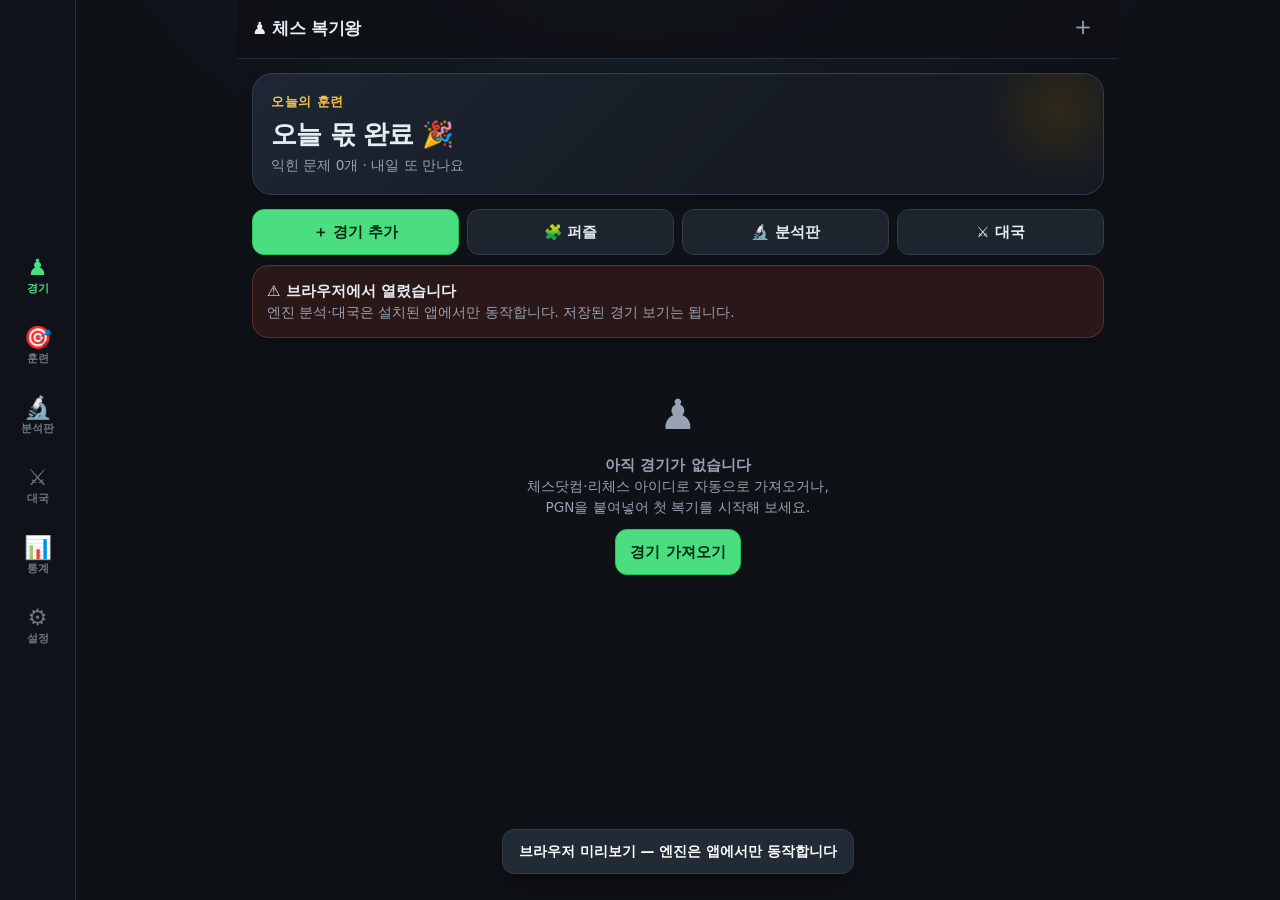
<file: www/index.html>
<!doctype html>
<html lang="ko">
<head>
<meta charset="utf-8">
<meta name="viewport" content="width=device-width,initial-scale=1,viewport-fit=cover,maximum-scale=1">
<meta name="color-scheme" content="dark">
<meta name="theme-color" content="#0E1116">
<title>체스 복기왕</title>
<link rel="stylesheet" href="css/app.css">
</head>
<body>
<div id="app"></div>
<nav class="nav" id="nav"></nav>
<script type="module" src="js/app.js"></script>
</body>
</html>
</file>
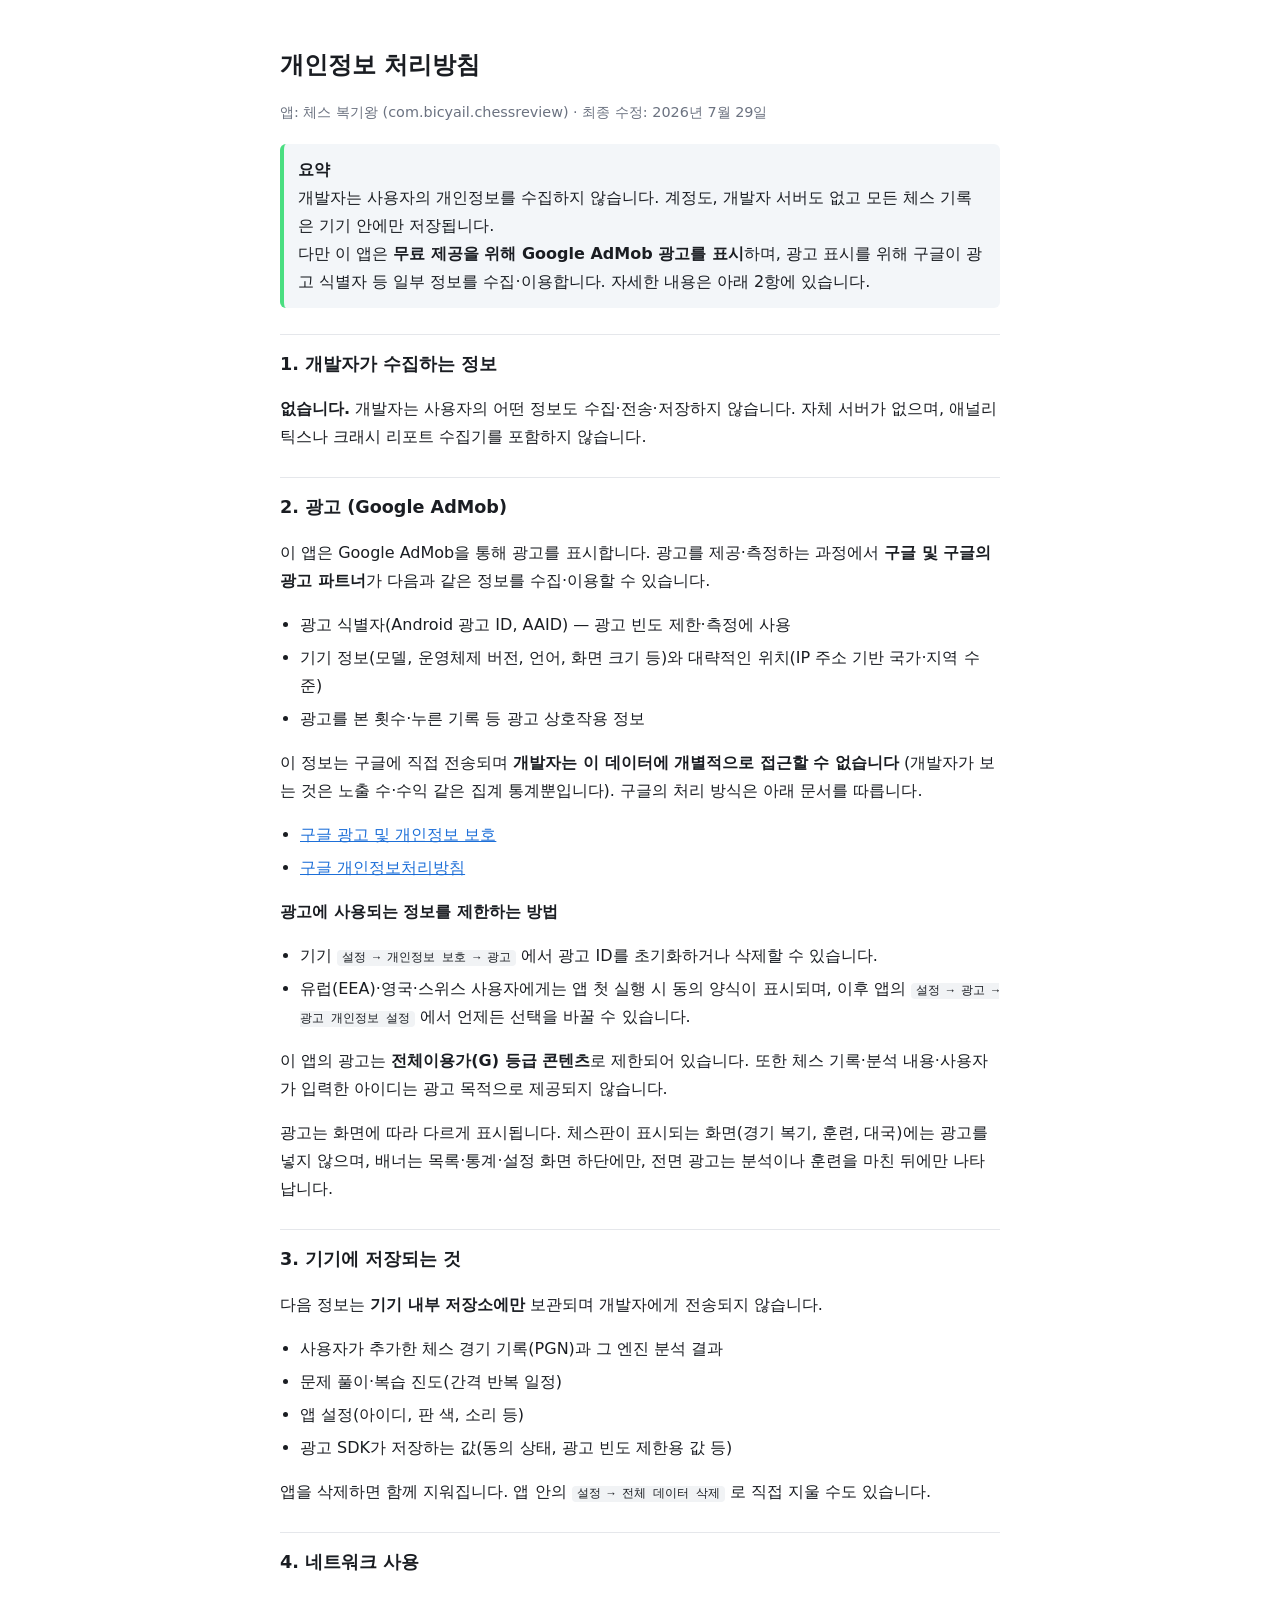
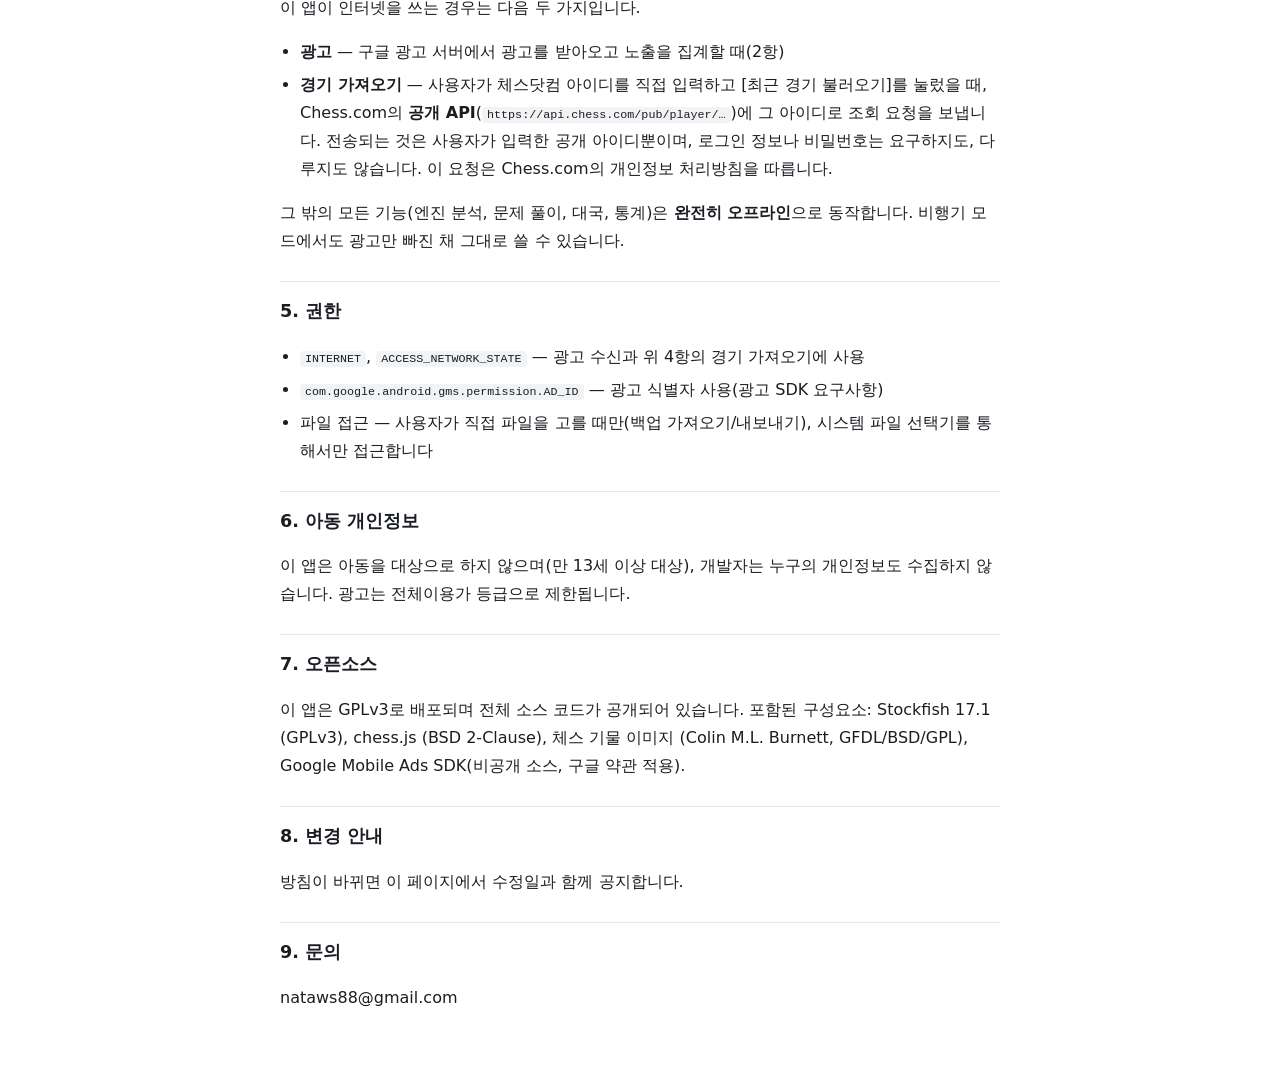
<file: store/privacy-policy.html>
<!doctype html>
<html lang="ko">
<head>
<meta charset="utf-8">
<meta name="viewport" content="width=device-width,initial-scale=1">
<title>체스 복기왕 — 개인정보 처리방침</title>
<style>
body{max-width:720px;margin:0 auto;padding:28px 18px 60px;line-height:1.75;
  font-family:system-ui,-apple-system,'Noto Sans KR',sans-serif;color:#1a1d22;background:#fff}
h1{font-size:1.5rem;margin-bottom:4px}
h2{font-size:1.1rem;margin:26px 0 8px;padding-top:14px;border-top:1px solid #e5e7eb}
.date{color:#6b7280;font-size:.9rem;margin-bottom:18px}
ul{padding-left:20px}
li{margin:5px 0}
.box{background:#f3f6f9;border-left:4px solid #4ADE80;padding:12px 14px;border-radius:6px;margin:14px 0}
code{background:#f1f3f5;padding:1px 5px;border-radius:4px;font-size:.9em}
a{color:#1d6fd8}
@media (prefers-color-scheme:dark){
  body{background:#111418;color:#e5e9f0}
  .box{background:#1a1f27;border-left-color:#4ADE80}
  h2{border-top-color:#2a3038}
  code{background:#20262e}
  .date{color:#9aa4b2}
  a{color:#78b6ff}
}
</style>
</head>
<body>
<h1>개인정보 처리방침</h1>
<p class="date">앱: 체스 복기왕 (com.bicyail.chessreview) · 최종 수정: 2026년 7월 29일</p>

<div class="box">
<b>요약</b><br>
개발자는 사용자의 개인정보를 수집하지 않습니다. 계정도, 개발자 서버도 없고 모든 체스 기록은 기기 안에만 저장됩니다.<br>
다만 이 앱은 <b>무료 제공을 위해 Google AdMob 광고를 표시</b>하며, 광고 표시를 위해
구글이 광고 식별자 등 일부 정보를 수집·이용합니다. 자세한 내용은 아래 2항에 있습니다.
</div>

<h2>1. 개발자가 수집하는 정보</h2>
<p><b>없습니다.</b> 개발자는 사용자의 어떤 정보도 수집·전송·저장하지 않습니다.
자체 서버가 없으며, 애널리틱스나 크래시 리포트 수집기를 포함하지 않습니다.</p>

<h2>2. 광고 (Google AdMob)</h2>
<p>이 앱은 Google AdMob을 통해 광고를 표시합니다. 광고를 제공·측정하는 과정에서
<b>구글 및 구글의 광고 파트너</b>가 다음과 같은 정보를 수집·이용할 수 있습니다.</p>
<ul>
  <li>광고 식별자(Android 광고 ID, AAID) — 광고 빈도 제한·측정에 사용</li>
  <li>기기 정보(모델, 운영체제 버전, 언어, 화면 크기 등)와 대략적인 위치(IP 주소 기반 국가·지역 수준)</li>
  <li>광고를 본 횟수·누른 기록 등 광고 상호작용 정보</li>
</ul>
<p>이 정보는 구글에 직접 전송되며 <b>개발자는 이 데이터에 개별적으로 접근할 수 없습니다</b>
(개발자가 보는 것은 노출 수·수익 같은 집계 통계뿐입니다). 구글의 처리 방식은 아래 문서를 따릅니다.</p>
<ul>
  <li><a href="https://policies.google.com/technologies/ads">구글 광고 및 개인정보 보호</a></li>
  <li><a href="https://policies.google.com/privacy">구글 개인정보처리방침</a></li>
</ul>
<p><b>광고에 사용되는 정보를 제한하는 방법</b></p>
<ul>
  <li>기기 <code>설정 → 개인정보 보호 → 광고</code> 에서 광고 ID를 초기화하거나 삭제할 수 있습니다.</li>
  <li>유럽(EEA)·영국·스위스 사용자에게는 앱 첫 실행 시 동의 양식이 표시되며,
      이후 앱의 <code>설정 → 광고 → 광고 개인정보 설정</code> 에서 언제든 선택을 바꿀 수 있습니다.</li>
</ul>
<p>이 앱의 광고는 <b>전체이용가(G) 등급 콘텐츠</b>로 제한되어 있습니다.
또한 체스 기록·분석 내용·사용자가 입력한 아이디는 광고 목적으로 제공되지 않습니다.</p>
<p>광고는 화면에 따라 다르게 표시됩니다. 체스판이 표시되는 화면(경기 복기, 훈련, 대국)에는
광고를 넣지 않으며, 배너는 목록·통계·설정 화면 하단에만, 전면 광고는 분석이나 훈련을 마친
뒤에만 나타납니다.</p>

<h2>3. 기기에 저장되는 것</h2>
<p>다음 정보는 <b>기기 내부 저장소에만</b> 보관되며 개발자에게 전송되지 않습니다.</p>
<ul>
  <li>사용자가 추가한 체스 경기 기록(PGN)과 그 엔진 분석 결과</li>
  <li>문제 풀이·복습 진도(간격 반복 일정)</li>
  <li>앱 설정(아이디, 판 색, 소리 등)</li>
  <li>광고 SDK가 저장하는 값(동의 상태, 광고 빈도 제한용 값 등)</li>
</ul>
<p>앱을 삭제하면 함께 지워집니다. 앱 안의 <code>설정 → 전체 데이터 삭제</code> 로 직접 지울 수도 있습니다.</p>

<h2>4. 네트워크 사용</h2>
<p>이 앱이 인터넷을 쓰는 경우는 다음 두 가지입니다.</p>
<ul>
  <li><b>광고</b> — 구글 광고 서버에서 광고를 받아오고 노출을 집계할 때(2항)</li>
  <li><b>경기 가져오기</b> — 사용자가 체스닷컴 아이디를 직접 입력하고 [최근 경기 불러오기]를 눌렀을 때,
      Chess.com의 <b>공개 API</b>(<code>https://api.chess.com/pub/player/…</code>)에 그 아이디로 조회 요청을 보냅니다.
      전송되는 것은 사용자가 입력한 공개 아이디뿐이며, 로그인 정보나 비밀번호는 요구하지도, 다루지도 않습니다.
      이 요청은 Chess.com의 개인정보 처리방침을 따릅니다.</li>
</ul>
<p>그 밖의 모든 기능(엔진 분석, 문제 풀이, 대국, 통계)은 <b>완전히 오프라인</b>으로 동작합니다.
비행기 모드에서도 광고만 빠진 채 그대로 쓸 수 있습니다.</p>

<h2>5. 권한</h2>
<ul>
  <li><code>INTERNET</code>, <code>ACCESS_NETWORK_STATE</code> — 광고 수신과 위 4항의 경기 가져오기에 사용</li>
  <li><code>com.google.android.gms.permission.AD_ID</code> — 광고 식별자 사용(광고 SDK 요구사항)</li>
  <li>파일 접근 — 사용자가 직접 파일을 고를 때만(백업 가져오기/내보내기), 시스템 파일 선택기를 통해서만 접근합니다</li>
</ul>

<h2>6. 아동 개인정보</h2>
<p>이 앱은 아동을 대상으로 하지 않으며(만 13세 이상 대상), 개발자는 누구의 개인정보도 수집하지 않습니다.
광고는 전체이용가 등급으로 제한됩니다.</p>

<h2>7. 오픈소스</h2>
<p>이 앱은 GPLv3로 배포되며 전체 소스 코드가 공개되어 있습니다.
포함된 구성요소: Stockfish 17.1 (GPLv3), chess.js (BSD 2-Clause),
체스 기물 이미지 (Colin M.L. Burnett, GFDL/BSD/GPL), Google Mobile Ads SDK(비공개 소스, 구글 약관 적용).</p>

<h2>8. 변경 안내</h2>
<p>방침이 바뀌면 이 페이지에서 수정일과 함께 공지합니다.</p>

<h2>9. 문의</h2>
<p>nataws88@gmail.com</p>
</body>
</html>
</file>
<file: www/css/app.css>
/* 체스 복기왕 — 화면 스타일
 *
 * 색은 전부 :root 변수로만 쓴다. [data-theme=light] 에서 변수만 갈아끼우면
 * 밝은 테마가 되도록 만들어 두었다 (앱은 강제 다크모드를 꺼놨으므로 그대로 나온다).
 * 캔버스(그래프)는 CSS를 못 쓰므로 --graph-* 변수를 JS가 읽어서 칠한다. */

:root, :root[data-theme=dark]{
  --bg:#0E1116; --bg2:#141922; --card:#171C24; --card2:#1E242E;
  --line:#252C38; --line2:#323b4a;
  --tx:#E8ECF3; --sub:#98A2B3; --dim:#6B7684;
  --accent:#4ADE80; --accent2:#22C55E; --gold:#F2C14E;
  --red:#F26D6D; --orange:#F0A030; --blue:#5AA9FF; --purple:#A78BFA;
  --on-accent:#04240f;
  --glow:rgba(255,255,255,.03);
  --shadow:0 6px 18px -12px #000;
  --hero-1:#1d2634; --hero-2:#161b23;
  --top-bg:rgba(14,17,22,.86); --nav-bg:rgba(16,20,26,.94);
  --toast-bg:#222a36;
  --graph-bg:#12161d; --graph-top:#1b212b; --graph-line:#e8ecf3;
  --graph-fill:rgba(232,236,243,.16); --graph-grid:rgba(255,255,255,.22);
  --graph-dim:rgba(255,255,255,.28); --graph-edge:#0e1116;
  --sky:#1b2431;
  /* 은은한 배경들 — color-mix 를 못 쓰는 구형 WebView 도 있어 값을 직접 적는다 */
  --ok-bg:#152a1c; --ok-line:#2c5c3c;
  --no-bg:#2a1717; --no-line:#5c2f2f;
  --red-bg:#3a2020; --red-line:#5c2f2f; --red-tx:#ffb4b4;
  --grn-bg:#1f3325; --grn-line:#2f5c3f; --grn-tx:#a7e8bd;
  --gld-bg:#332b16; --gld-line:#5c4c22; --gld-tx:#f3d98d;
  --blu-bg:#1c2937; --blu-line:#2c4460; --blu-tx:#a9cdf5;
  /* 수 품질 글자색 — 동그라미 아이콘 배경은 QUALITY 의 밝은 색을 그대로 쓰고,
     글자에 쓸 때만 배경에 맞춰 이 값을 쓴다 */
  --qt-brilliant:#2BD3B0; --qt-great:#7FB0E0; --qt-best:#8FBF3C; --qt-excellent:#84B44E;
  --qt-good:#8FA383; --qt-book:#B08256; --qt-inaccuracy:#D9A800; --qt-mistake:#E07B12;
  --qt-miss:#F0705C; --qt-blunder:#E8412C;
  color-scheme:dark;
}
:root[data-theme=light]{
  --bg:#F6F7FA; --bg2:#EDEFF4; --card:#FFFFFF; --card2:#F1F3F8;
  --line:#E1E5EC; --line2:#CFD5E0;
  --tx:#161A21; --sub:#525C6B; --dim:#7C8697;
  --accent:#17A34A; --accent2:#12833B; --gold:#B8860B;
  --red:#D64545; --orange:#C87516; --blue:#2C7BE5; --purple:#7C5CE0;
  --on-accent:#FFFFFF;
  --glow:rgba(0,0,0,.02);
  --shadow:0 6px 18px -14px rgba(20,26,38,.5);
  --hero-1:#E8EEF7; --hero-2:#F4F6FA;
  --top-bg:rgba(246,247,250,.9); --nav-bg:rgba(255,255,255,.95);
  --toast-bg:#2A313C;
  --graph-bg:#EEF1F6; --graph-top:#E2E7F0; --graph-line:#3B4351;
  --graph-fill:rgba(59,67,81,.14); --graph-grid:rgba(0,0,0,.22);
  --graph-dim:rgba(0,0,0,.35); --graph-edge:#FFFFFF;
  --sky:#DCE6F4;
  --ok-bg:#E4F5E9; --ok-line:#9AD5AE;
  --no-bg:#FCE8E8; --no-line:#E4A5A5;
  --red-bg:#FCE8E8; --red-line:#E4A5A5; --red-tx:#B02A2A;
  --grn-bg:#E4F5E9; --grn-line:#9AD5AE; --grn-tx:#12833B;
  --gld-bg:#FBF0D6; --gld-line:#E0C57F; --gld-tx:#8A6508;
  --blu-bg:#E5EFFC; --blu-line:#A9C6EE; --blu-tx:#1F5DB0;
  --qt-brilliant:#0E8F77; --qt-great:#2F6FA8; --qt-best:#5A7D18; --qt-excellent:#55772C;
  --qt-good:#55634B; --qt-book:#7A5228; --qt-inaccuracy:#8A6B00; --qt-mistake:#9C5200;
  --qt-miss:#B23F2C; --qt-blunder:#B32411;
  color-scheme:light;
}
:root{
  /* --safe-t/--safe-b(시스템 바 여백)와 --ad-h(배너 높이)는 앱이 실측값으로 덮어쓴다 */
  --r:16px; --safe-t:0px; --safe-b:env(safe-area-inset-bottom,0px); --ad-h:0px;
}

*{box-sizing:border-box;margin:0;padding:0;-webkit-tap-highlight-color:transparent}
html,body{height:100%}
body{
  background:
    radial-gradient(900px 500px at 50% -10%, var(--sky) 0%, transparent 60%),
    var(--bg);
  color:var(--tx);
  font-family:system-ui,-apple-system,'Noto Sans KR','Malgun Gothic',sans-serif;
  font-size:15px; line-height:1.5;
  overscroll-behavior-y:none;
}
button,input,select,textarea{font:inherit;color:inherit;background:none;border:0}
a{color:var(--accent);text-decoration:none}

#app{max-width:600px;margin:0 auto;padding-bottom:calc(76px + var(--safe-b) + var(--ad-h))}
.screen{animation:fade .22s ease}
@keyframes fade{from{opacity:0;transform:translateY(6px)}to{opacity:1;transform:none}}

/* ---------- 헤더 ---------- */
.top{
  position:sticky;top:0;z-index:20;display:flex;align-items:center;gap:8px;
  padding:12px 14px;padding-top:calc(12px + var(--safe-t));
  background:var(--top-bg);backdrop-filter:blur(12px);
  border-bottom:1px solid var(--line);
}
.title{font-size:1.05rem;font-weight:800;letter-spacing:-.02em;flex:1;min-width:0;
  overflow:hidden;text-overflow:ellipsis;white-space:nowrap}
.icon-btn{font-size:1.6rem;line-height:1;color:var(--sub);
  padding:2px 8px 6px;border-radius:10px}
.icon-btn:active{background:var(--card2)}
.body{padding:14px}

/* ---------- 카드 ---------- */
.card{background:var(--card);
  border:1px solid var(--line);border-radius:var(--r);padding:14px;margin-bottom:12px;
  box-shadow:0 1px 0 var(--glow) inset, var(--shadow)}
.card.tap{display:block;width:100%;text-align:left;transition:transform .12s,border-color .12s}
.card.tap:active{transform:scale(.985);border-color:var(--line2)}
.card.err{border-color:var(--no-line);background:var(--no-bg)}
.card h3{font-size:1rem;font-weight:800;margin-bottom:6px}
.sub{color:var(--sub);font-size:.85rem}
.dim{color:var(--dim);font-size:.78rem}
.row{display:flex;align-items:center;gap:10px}
.row.wrap{flex-wrap:wrap}
.spacer{flex:1}
.mt{margin-top:12px}.mb{margin-bottom:10px}

/* ---------- 버튼 ---------- */
.btn{display:inline-flex;align-items:center;justify-content:center;gap:6px;
  background:var(--card2);border:1px solid var(--line2);color:var(--tx);
  border-radius:12px;padding:11px 14px;font-weight:700;font-size:.92rem;
  transition:transform .1s,filter .15s}
.btn:active{transform:scale(.97)}
.btn.primary{background:var(--accent);border-color:var(--accent2);color:var(--on-accent)}
.btn.gold{background:var(--gold);border-color:var(--gold);color:var(--on-accent)}
.btn.ghost{background:transparent}
.btn.wide{width:100%}
.btn.sm{padding:7px 11px;font-size:.84rem;border-radius:10px}
.btn.on{background:var(--accent);border-color:var(--accent);color:var(--on-accent)}
.btn[disabled]{opacity:.45}
.btn-row{display:flex;gap:8px}
.btn-row>*{flex:1}
.danger{border-color:var(--red);color:var(--red)}

/* ---------- 칩/탭 ---------- */
.chips{display:flex;gap:6px;flex-wrap:wrap}
.chip{background:var(--card2);border:1px solid var(--line2);border-radius:999px;
  padding:6px 12px;font-size:.82rem;font-weight:700;color:var(--sub)}
.chip.on{color:var(--on-accent);background:var(--accent);border-color:var(--accent)}
.chip.best.on{background:var(--accent2);border-color:var(--accent2)}
.chip.my.on{background:var(--orange);border-color:var(--orange);color:#2a1a02}
.chip.punish.on{background:var(--red);border-color:var(--red);color:#2a0606}
.tabs{display:flex;gap:4px;background:var(--card);border:1px solid var(--line);
  border-radius:14px;padding:4px;margin-bottom:12px}
.tab{flex:1;text-align:center;padding:9px 4px;border-radius:10px;font-weight:700;
  font-size:.88rem;color:var(--sub)}
.tab.on{background:var(--card2);color:var(--tx);box-shadow:0 2px 8px -4px rgba(0,0,0,.5)}

/* ---------- 판 ---------- */
.board-row{display:flex;gap:8px;align-items:stretch}
.board-row .board-wrap{flex:1;min-width:0}
.board-wrap{position:relative;width:100%;aspect-ratio:1/1;border-radius:14px;overflow:hidden;
  border:1px solid var(--line2);box-shadow:0 10px 30px -18px rgba(0,0,0,.8)}
.board-svg{display:block;width:100%;height:100%;touch-action:pan-y}
.pc{pointer-events:none}
.pc.moving{transition:transform .19s cubic-bezier(.4,0,.2,1)}
.coord{pointer-events:none;opacity:.62;font-family:system-ui,sans-serif}

/* ---------- 평가 막대 (판 옆 세로) ---------- */
.evalbar{width:16px;flex:none;border-radius:8px;overflow:hidden;position:relative;
  background:#3a4150;border:1px solid var(--line2);display:flex;flex-direction:column-reverse}
.evalbar .fill{background:#e8e6df;transition:height .3s cubic-bezier(.4,0,.2,1);width:100%}
.evalbar .mid{position:absolute;left:0;right:0;top:50%;height:1px;background:rgba(128,128,128,.55)}
.evalbar .num{position:absolute;left:0;right:0;font-size:.52rem;font-weight:800;text-align:center;
  font-variant-numeric:tabular-nums;letter-spacing:-.03em}
.evalbar .num.hi{bottom:2px;color:#20242c}
.evalbar .num.lo{top:2px;color:#dfe4ec}

/* ---------- 배지 ---------- */
.badge{display:inline-block;padding:5px 10px;border-radius:999px;font-size:.78rem;font-weight:800;
  border:1px solid var(--line2);background:var(--card2);color:var(--sub)}
.badge.mistake{background:var(--red-bg);color:var(--red-tx);border-color:var(--red-line)}
.badge.good{background:var(--grn-bg);color:var(--grn-tx);border-color:var(--grn-line)}
.badge.bonus{background:var(--gld-bg);color:var(--gld-tx);border-color:var(--gld-line)}
.badge.info{background:var(--blu-bg);color:var(--blu-tx);border-color:var(--blu-line)}

/* ---------- 진행률 ---------- */
.pbar{margin:10px 0}
.pbar-track{height:8px;background:var(--card2);border-radius:99px;overflow:hidden}
.pbar-fill{height:100%;width:0;background:var(--accent);
  border-radius:99px;transition:width .25s}
.pbar-label{margin-top:6px;font-size:.8rem;color:var(--sub)}

/* ---------- 승률 바 ---------- */
.wpbar{display:flex;height:26px;border-radius:8px;overflow:hidden;border:1px solid var(--line2);
  font-size:.74rem;font-weight:800}
.wpbar>div{display:flex;align-items:center;justify-content:center;min-width:0;overflow:hidden}
.wpbar .w{background:#e8e6df;color:#20242c}
.wpbar .b{background:#3a4150;color:#dfe4ec}

/* ---------- 피드백 ---------- */
.fb{border-radius:14px;padding:13px;margin-top:12px;border:1px solid var(--line);
  animation:pop .2s ease}
@keyframes pop{from{opacity:0;transform:scale(.97)}to{opacity:1;transform:none}}
.fb.ok{background:var(--ok-bg);border-color:var(--ok-line)}
.fb.no{background:var(--no-bg);border-color:var(--no-line)}
.fb .ttl{font-weight:800;margin-bottom:6px}
.why{font-size:.86rem;line-height:1.65;color:var(--tx);margin-top:8px;
  padding-left:10px;border-left:3px solid var(--line2)}
.why b{color:var(--tx)}

/* ---------- 수 목록 ---------- */
.movelist{max-height:190px;overflow-y:auto;overflow-anchor:none;
  background:var(--bg2);border:1px solid var(--line);border-radius:12px;padding:8px}
.mv{display:inline-block;padding:3px 7px;border-radius:7px;font-size:.85rem;
  font-weight:600;font-variant-numeric:tabular-nums}
.mv.on{background:var(--accent);color:var(--on-accent)}
.mv.q-brilliant{color:var(--qt-brilliant)}.mv.q-great{color:var(--qt-great)}
.mv.q-best{color:var(--qt-best)}.mv.q-excellent{color:var(--qt-excellent)}
.mv.q-good{color:var(--qt-good)}.mv.q-book{color:var(--qt-book)}
.mv.q-inaccuracy{color:var(--qt-inaccuracy)}.mv.q-mistake{color:var(--qt-mistake)}
.mv.q-miss{color:var(--qt-miss)}.mv.q-blunder{color:var(--qt-blunder)}
.mvno{color:var(--dim);font-size:.8rem;padding-left:4px}

/* ---------- 수 품질 표 ---------- */
.qi{display:inline-flex;align-items:center;justify-content:center;width:26px;height:26px;
  border-radius:50%;color:#0d1116;font-weight:900;line-height:1;flex:none;
  font-family:ui-sans-serif,system-ui,sans-serif;letter-spacing:-.02em;
  box-shadow:0 1px 3px rgba(0,0,0,.35)}
.qtable{margin-top:2px}
.qrow{display:grid;grid-template-columns:1fr 58px 30px 58px;align-items:center;gap:4px;
  padding:5px 0;border-bottom:1px solid var(--line)}
.qrow:last-child{border-bottom:0}
.qrow.head{border-bottom:1px solid var(--line2);padding-bottom:7px}
.qlabel{font-weight:700;font-size:.88rem}
.qn{text-align:center;font-weight:800;font-size:1.05rem;font-variant-numeric:tabular-nums;
  padding:5px 0;border-radius:9px}
.qn.hd{padding:0 0 2px;line-height:1.2}
.qn.hd b{display:block;font-size:.8rem;color:var(--tx)}
.qn.hd .nm{display:block;font-size:.62rem;font-weight:600;color:var(--dim);
  overflow:hidden;text-overflow:ellipsis;white-space:nowrap}
.qn.zero{color:var(--dim);opacity:.55}
.qn.tapn{background:var(--card2);border:1px solid var(--line2);cursor:pointer;
  transition:transform .1s,filter .1s}
.qn.tapn:active{transform:scale(.92);filter:brightness(1.4)}

/* ---------- 통계 ---------- */
.grid2{display:grid;grid-template-columns:1fr 1fr;gap:10px}
.grid3{display:grid;grid-template-columns:repeat(3,1fr);gap:8px}
.grid4{display:grid;grid-template-columns:repeat(4,1fr);gap:8px}
.stat{background:var(--card2);border:1px solid var(--line);border-radius:12px;padding:11px}
.stat .k{color:var(--sub);font-size:.75rem;font-weight:700}
.stat .v{font-size:1.3rem;font-weight:800;margin-top:2px;font-variant-numeric:tabular-nums}
.stat .v.sm{font-size:1.05rem}
canvas{display:block;width:100%;border-radius:12px}

/* 목록형 통계 줄 */
.lrow{display:flex;align-items:center;gap:10px;padding:8px 0;border-bottom:1px solid var(--line)}
.lrow:last-child{border-bottom:0}
.lrow .nm{flex:1;min-width:0;font-weight:700;
  overflow:hidden;text-overflow:ellipsis;white-space:nowrap}
.lrow .val{font-weight:800;font-variant-numeric:tabular-nums}
.mini{height:6px;border-radius:99px;background:var(--card2);overflow:hidden;margin-top:5px}
.mini>div{height:100%;border-radius:99px}

/* ---------- 입력 ---------- */
textarea,input[type=text],input[type=number],input[type=search],select{
  width:100%;background:var(--bg2);border:1px solid var(--line2);border-radius:12px;
  padding:11px;color:var(--tx);font-size:.92rem}
textarea{min-height:120px;resize:vertical;font-family:ui-monospace,monospace;font-size:.82rem}
label.fld{display:block;margin-bottom:12px}
label.fld .k{display:block;font-size:.82rem;color:var(--sub);font-weight:700;margin-bottom:5px}
.switch{display:flex;align-items:center;justify-content:space-between;padding:11px 0;
  border-bottom:1px solid var(--line);gap:10px}
.switch:last-child{border-bottom:0}
.sw{width:48px;height:28px;border-radius:99px;background:var(--card2);border:1px solid var(--line2);
  position:relative;transition:background .15s;flex:none}
.sw::after{content:'';position:absolute;top:2px;left:2px;width:22px;height:22px;border-radius:50%;
  background:var(--dim);transition:transform .18s,background .18s}
.sw.on{background:var(--grn-bg);border-color:var(--accent2)}
.sw.on::after{transform:translateX(20px);background:var(--accent)}

/* 세그먼트(테마 고르기 등) */
.seg{display:flex;gap:4px;background:var(--card2);border:1px solid var(--line2);
  border-radius:12px;padding:3px}
.seg button{flex:1;padding:8px 4px;border-radius:9px;font-weight:700;font-size:.84rem;color:var(--sub)}
.seg button.on{background:var(--accent);color:var(--on-accent)}

/* ---------- 하단 탭 ---------- */
.nav{position:fixed;left:0;right:0;bottom:var(--ad-h);z-index:30;display:flex;
  background:var(--nav-bg);backdrop-filter:blur(14px);border-top:1px solid var(--line);
  padding-bottom:var(--safe-b)}
.nav a{flex:1;text-align:center;padding:9px 2px 8px;color:var(--dim);font-size:.68rem;font-weight:700}
.nav a .ic{display:block;font-size:1.25rem;line-height:1.25}
.nav a.on{color:var(--accent)}

/* ---------- 토스트 ---------- */
.toast{position:fixed;left:50%;bottom:calc(88px + var(--safe-b) + var(--ad-h));transform:translate(-50%,14px);
  background:var(--toast-bg);border:1px solid var(--line2);color:#fff;padding:11px 16px;
  border-radius:12px;font-size:.87rem;font-weight:600;opacity:0;pointer-events:none;
  transition:opacity .2s,transform .2s;z-index:100;max-width:88%;text-align:center;
  box-shadow:0 12px 30px -10px rgba(0,0,0,.7)}
.toast.show{opacity:1;transform:translate(-50%,0)}

/* ---------- 홈 히어로 ---------- */
.hero{background:linear-gradient(135deg,var(--hero-1) 0%,var(--hero-2) 60%);border:1px solid var(--line2);
  border-radius:20px;padding:18px;margin-bottom:14px;position:relative;overflow:hidden}
.hero::after{content:'';position:absolute;right:-30px;top:-40px;width:150px;height:150px;
  background:radial-gradient(circle,var(--gld-bg),transparent 70%);opacity:.85}
.hero .k{font-size:.8rem;color:var(--gold);font-weight:800;letter-spacing:.04em}
.hero .v{font-size:1.6rem;font-weight:900;margin:4px 0 2px;letter-spacing:-.03em}
.empty{text-align:center;color:var(--sub);padding:34px 16px}
.empty .big{font-size:2.6rem;margin-bottom:8px}
.spin{display:inline-block;width:15px;height:15px;border:2px solid var(--line2);
  border-top-color:var(--accent);border-radius:50%;animation:sp .7s linear infinite;vertical-align:-2px}
@keyframes sp{to{transform:rotate(360deg)}}
.promo{display:flex;gap:8px;justify-content:center;margin-top:10px}
.promo button{width:56px;height:56px;background:var(--card2);border:1px solid var(--line2);border-radius:12px}
.promo svg{width:44px;height:44px}
.hidden{display:none!important}

/* 아직 안 그린 자리 (분석·불러오기 대기) */
.skel{background:linear-gradient(90deg,var(--card2) 25%,var(--line) 37%,var(--card2) 63%);
  background-size:400% 100%;animation:shim 1.3s linear infinite;border-radius:8px;height:14px}
@keyframes shim{from{background-position:100% 0}to{background-position:0 0}}

/* ==================== 분석판 ==================== */

/* 국면 읽기가 찾아낸 것들 — 판 아래 한 줄 요약 */
.ke-notes{display:flex;flex-wrap:wrap;gap:6px;margin-top:8px;justify-content:center}
.ke-note{font-size:.74rem;font-weight:700;color:var(--sub);background:var(--card2);
  border:1px solid var(--line2);border-radius:99px;padding:3px 9px}

/* 엔진 후보 수 목록 */
.lines{display:flex;flex-direction:column;gap:4px}
.line{display:flex;align-items:baseline;gap:8px;padding:7px 9px;border-radius:9px;
  background:var(--card2);border:1px solid var(--line);cursor:pointer}
.line.top{border-color:var(--accent2)}
.line-ev{font-weight:900;font-size:.86rem;min-width:52px;color:var(--fg)}
.line-pv{flex:1;font-size:.8rem;color:var(--sub);overflow:hidden;text-overflow:ellipsis;white-space:nowrap}
.line-wp{font-size:.72rem;color:var(--dim);font-weight:700;white-space:nowrap}

/* 판 만들기(에디터) */
.editbar{margin-top:10px;padding-top:10px;border-top:1px solid var(--line)}
.pc-chip{font-size:1.5rem;line-height:1;padding:4px 9px}

/* FEN 상자 */
.fenbox{background:var(--card2);border:1px solid var(--line);border-radius:9px;padding:8px 10px;
  font-size:.7rem;word-break:break-all;color:var(--sub);line-height:1.5}
.fenbox code{font-family:ui-monospace,SFMono-Regular,Menlo,monospace}

/* 기보에서 지금 보고 있는 수 */
.movelist .mv{cursor:pointer;border-radius:5px;padding:1px 3px}
.movelist .mv.on{background:var(--accent);color:var(--on-accent);font-weight:800}

/* 태그·필터 */
.tagbar{display:flex;gap:6px;flex-wrap:wrap;align-items:center;margin-bottom:10px}
.tag{font-size:.72rem;font-weight:700;border-radius:99px;padding:3px 10px;
  background:var(--card2);border:1px solid var(--line2);color:var(--sub)}
.tag.on{background:var(--accent);color:var(--on-accent);border-color:var(--accent)}
.tag.fav{color:var(--gold)}

/* 색 고르기 */
.colorrow{display:flex;align-items:center;gap:10px;padding:9px 0}
.colorrow input[type=color]{width:44px;height:32px;border:1px solid var(--line2);
  border-radius:8px;background:none;padding:0}

/* ==================== 대국 시계·수 강도 ==================== */
.clocks{margin-bottom:8px;align-items:center}
.clock{font-variant-numeric:tabular-nums;font-weight:900;font-size:1.15rem;
  background:var(--card2);border:1px solid var(--line2);border-radius:9px;padding:5px 12px;color:var(--sub)}
.clock.on{background:var(--accent);color:var(--on-accent);border-color:var(--accent)}
.strength{display:flex;align-items:center;justify-content:center;gap:2px;margin-top:8px;font-size:.85rem}

/* 국면 읽기 설명 목록 */
.kelist{margin-top:8px}
.kelist .lrow{display:block;padding:7px 0;border-bottom:1px solid var(--line)}
.kelist .lrow:last-child{border-bottom:0}

/* 여러 개 고르기에서 골라 놓은 경기 */
.card.picked{border-color:var(--accent);box-shadow:inset 0 0 0 1px var(--accent)}

/* 배우기 슬라이드 점 */
.dots{display:flex;gap:6px;justify-content:center;margin-top:10px}
.dot{width:8px;height:8px;border-radius:50%;background:var(--line2);border:0;padding:0}
.dot.on{background:var(--accent);width:20px;border-radius:99px}

/* 전체 화면 — 판만 크게 */
body.fullscreen .nav{display:none}
body.fullscreen .top{display:none}
/* 제목줄을 감추면 그 줄이 갖고 있던 상태바 여백도 사라진다 — 여기서 대신 준다 */
body.fullscreen .screen .body{padding-top:calc(8px + var(--safe-t))}
body.fullscreen #app{padding-left:0}

/* ---------- 폰을 펴면: 아래 탭을 왼쪽 기둥으로 ----------
 * 아래 탭은 세로를 76px 먹는다. 판은 세로가 모자라서 작아지는데 가로는 남으므로,
 * 화면이 넓어지는 순간 메뉴를 옆으로 세워 그 76px 를 판에 준다. */
@media (min-width:620px){
  .nav{right:auto;top:0;width:76px;flex-direction:column;justify-content:center;
    border-top:0;border-right:1px solid var(--line);padding-top:var(--safe-t)}
  .nav a{flex:none;padding:13px 2px;font-size:.66rem}
  .nav a .ic{font-size:1.4rem}
  #app{max-width:none;padding-left:76px;
    padding-bottom:calc(10px + var(--safe-b) + var(--ad-h))}
  .screen{max-width:880px;margin:0 auto}
  .toast{left:calc(50% + 38px);bottom:calc(26px + var(--safe-b) + var(--ad-h))}
}

/* ---------- 판이 주인공인 화면 ----------
 * 판 말고는 다 줄인다. 여백·카드 테두리가 세로를 20~30px 먹는데,
 * 그만큼이 그대로 판 크기다. */
.screen.boardview .body{padding:8px}
.screen.boardview .card.board{padding:8px;margin-bottom:8px}
.screen.boardview .puz-status{margin-bottom:6px}

/* ---------- 타격감 (수가 놓이는 순간) ----------
 * 도착 칸에서 고리가 퍼지고, 기물이 한 번 눌렸다 펴진다.
 * 잡는 수·체크는 색과 굵기를 달리해 손끝에 남는 느낌을 다르게 했다. */
.fx-ring{pointer-events:none;animation:fxRing .36s cubic-bezier(.2,.7,.3,1) forwards}
@keyframes fxRing{
  0%{transform:scale(.5);opacity:.95}
  100%{transform:scale(1.35);opacity:0}}
.fx-flash{pointer-events:none;animation:fxFlash .26s ease-out forwards}
@keyframes fxFlash{
  0%{transform:scale(.35);opacity:.75}
  100%{transform:scale(1.15);opacity:0}}
.pc.landed{animation:pcLand .22s ease-out}
@keyframes pcLand{
  0%{filter:brightness(1.75) drop-shadow(0 0 6px rgba(255,255,255,.7))}
  100%{filter:none}}

/* 잡는 수는 판이 아주 살짝 흔들린다 — 과하면 멀미가 나서 2px 로 묶었다 */
.board-wrap.hit{animation:boardHit .16s ease-out}
@keyframes boardHit{
  0%{transform:translate(0,0)}
  30%{transform:translate(2px,-2px)}
  60%{transform:translate(-2px,1px)}
  100%{transform:translate(0,0)}}

/* ---------- 끌어서 옮기기 ---------- */
.drag-ghost{filter:drop-shadow(0 8px 12px rgba(0,0,0,.55));transition:none}
.drag-over{pointer-events:none;animation:dragOver .18s ease-out}
@keyframes dragOver{from{opacity:0}to{opacity:1}}

/* ---------- 훈련 입구·퍼즐·연습 ---------- */
.card.row.tap{display:flex;align-items:center;gap:12px}
.ic-big{font-size:28px;width:38px;text-align:center;flex:none;line-height:1}
.puz-status{text-align:center;margin:0 0 10px;min-height:24px;font-size:15px}
.puz-status .dim{font-size:13px}
.good-txt{color:#48d17a}
.bad-txt{color:#ef5b5b}
.delta{font-size:13px;font-weight:700;margin-left:4px}
.delta.up{color:#48d17a}
.delta.down{color:#ef5b5b}
.goalbar{display:flex;align-items:center;margin-bottom:10px;flex-wrap:wrap;gap:6px}
.trow{display:flex;align-items:center;gap:8px;padding:8px 0;border-top:1px solid var(--line)}
.trow:first-of-type{border-top:0}
.chips.scroller{flex-wrap:nowrap;overflow-x:auto;padding-bottom:4px;
  scrollbar-width:none;-webkit-overflow-scrolling:touch}
.chips.scroller::-webkit-scrollbar{display:none}
.chips.scroller>.chip{flex:none}
.puz-head{display:flex;gap:14px;align-items:center;flex-wrap:wrap;
  font-size:14px;margin-bottom:8px;color:var(--dim)}
.puz-head b{color:var(--tx);font-size:16px;margin-right:2px}

/* ---------- 넓은 화면: 판 옆에 정보·단추를 세운다 ----------
 * 폰을 펴면 화면이 정사각에 가까워진다. 세로는 모자라고 가로는 남으므로,
 * 판 아래에 있던 것을 옆으로 옮기면 그만큼 판이 커진다. */
.boardgrid{display:flex;flex-direction:column;gap:8px}
.sidepanel{display:flex;flex-direction:column;gap:8px}
@media (min-width:620px){
  .boardgrid{flex-direction:row;align-items:flex-start;gap:12px}
  /* 판이 먼저다 — 옆칸은 딱 필요한 만큼만 가져간다(늘어나지 않는다) */
  .boardgrid>.board-wrap{width:auto;flex:1 1 auto;min-width:0}
  .boardgrid>.sidepanel{flex:0 0 150px}
  /* 좁은 칸에서는 단추를 위아래로 쌓는다 — 옆으로 붙이면 글씨가 잘린다 */
  .boardgrid>.sidepanel .btn-row{flex-direction:column}
  .boardgrid>.sidepanel .puz-status{margin:0 0 4px;font-size:14px;text-align:left}
}

/* ---------- 수 이동 바 (1.4.4) ----------
 * 복기·분석판에서 제일 많이 누르는 자리다. 엄지 한 마디(54px)를 밑돌지 않게 잡고,
 * 화면 너비를 균등하게 나눠 가져 손이 어디로 가야 할지 헷갈리지 않게 한다. */
.movebar{display:flex;gap:6px;margin-top:10px}
.movebar>.btn{flex:1 1 0;min-width:0;min-height:54px;padding:0 4px;
  font-size:1.5rem;line-height:1;border-radius:14px;
  -webkit-tap-highlight-color:transparent;touch-action:manipulation}
.movebar>.btn.step{flex:1.5 1 0;font-size:1.75rem}   /* 한 수씩 — 제일 크게 */
.movebar>.btn.auto{flex:1.7 1 0;font-size:1rem}
.movebar>.btn:active{background:var(--accent);border-color:var(--accent);
  color:var(--on-accent);transform:scale(.94)}
.movebar>.btn.hold{background:var(--accent);border-color:var(--accent);color:var(--on-accent)}

/* 보조 단추 줄 — 이동 바보다는 작게, 그래도 44px 은 넘긴다 */
.toolrow{display:flex;flex-wrap:nowrap;gap:6px;margin-top:6px;
  overflow-x:auto;scrollbar-width:none}
.toolrow::-webkit-scrollbar{display:none}
.toolrow>.btn{flex:1 1 auto;min-height:44px;font-size:.86rem;
  padding:0 9px;border-radius:12px;white-space:nowrap;
  -webkit-tap-highlight-color:transparent;touch-action:manipulation}

/* 두 줄을 한 덩어리로 — 자리가 넉넉하면(펼친 폰) 저절로 한 줄로 붙어 판이 커지고,
 * 좁으면(접은 폰) 알아서 두 줄이 된다. 화면 너비를 따로 재지 않는다. */
.ctrlwrap{display:flex;flex-wrap:wrap;gap:6px 8px;margin-top:10px}
.ctrlwrap>.movebar{flex:1 1 300px;margin-top:0}
.ctrlwrap>.toolrow{flex:1 1 320px;margin-top:0}
.ctrlwrap>.toolrow>.btn{padding:0 6px}
</file>
